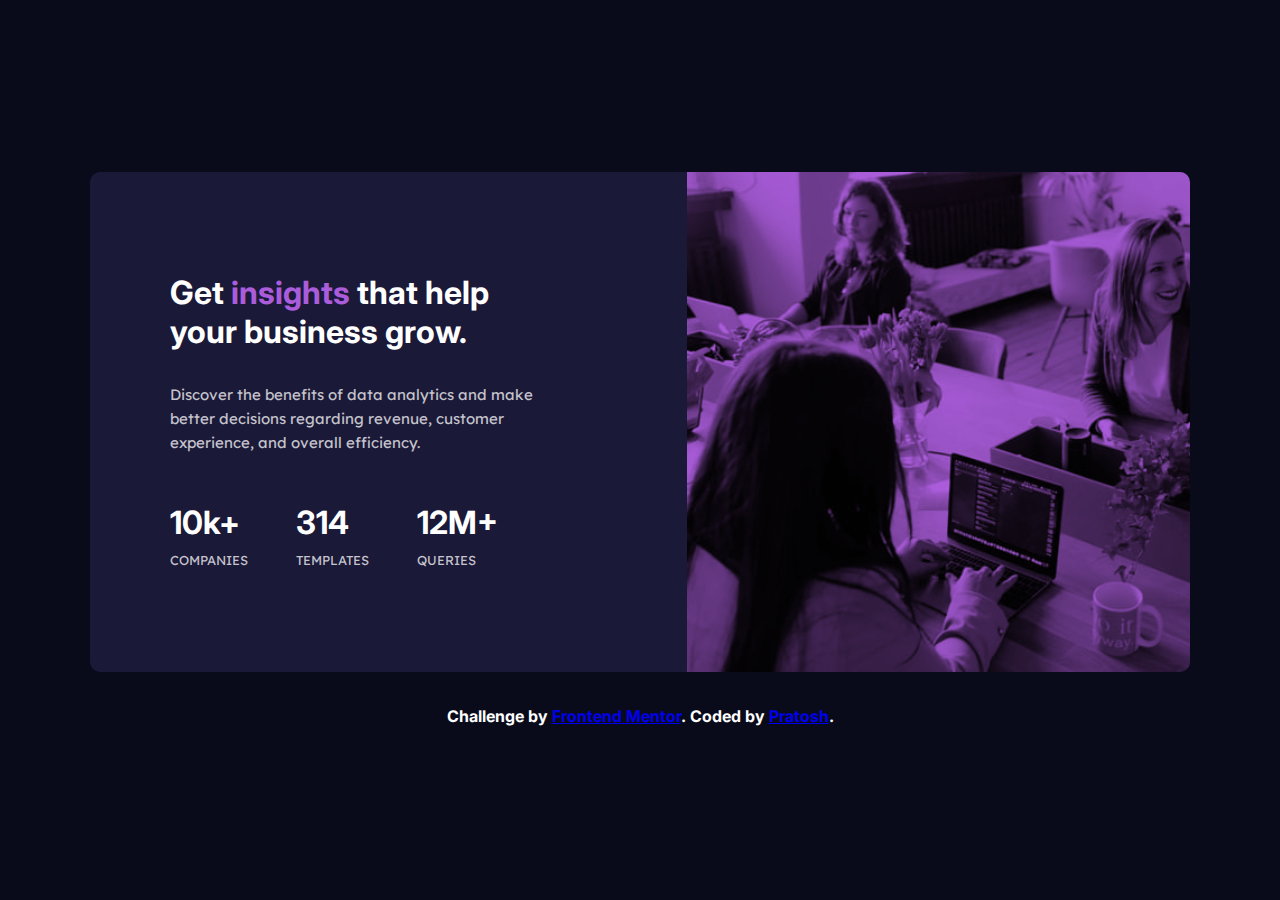
<file: stats-preview-card-component-main/index.html>
<!DOCTYPE html>
<html lang="en">

<head>
  <meta charset="UTF-8">
  <meta name="viewport" content="width=device-width, initial-scale=1.0">
  <!-- displays site properly based on user's device -->
  <link rel="icon" type="image/png" sizes="32x32" href="./images/favicon-32x32.png">
  <link rel="stylesheet" href="css/styles.css">
  <link rel="preconnect" href="https://fonts.googleapis.com">
  <link rel="preconnect" href="https://fonts.gstatic.com" crossorigin>
  <link href="https://fonts.googleapis.com/css2?family=Inter:wght@400;700&family=Lexend+Deca&display=swap"
    rel="stylesheet">
  <title>Frontend Mentor | Stats preview card component</title>

</head>

<body>


  <div class="small-container card">
    <div class="left-part">
      <h1>Get <span>insights</span> that help your business grow.</h1>
      <p>Discover the benefits of data analytics and make better decisions regarding revenue, customer
        experience, and overall efficiency.</p>
      <ul>
        <li>
          <h1>10k+</h1>
          <p>COMPANIES</p>
        </li>
        <li>
          <h1>314</h1>
          <p>TEMPLATES</p>
        </li>
        <li>
          <h1>12M+</h1>
          <p>QUERIES</p>
        </li>
      </ul>
    </div>
    <div class="image"></div>
    
  </div>

  <div class="attribution">
    <h4>Challenge by <a href="https://www.frontendmentor.io?ref=challenge" target="_blank">Frontend Mentor</a>. 
    Coded by <a href="https://www.frontendmentor.io/profile/Pratosh22">Pratosh</a>.</h4>
  </div>

  
</body>

</html>
</file>
<file: stats-preview-card-component-main/css/styles.css>
*{
    margin:0;
    padding:0;
    box-sizing:border-box;
}

body{
    background-color: hsl(233, 47%, 7%);
    height:100vh;
    display:flex;
    align-items:center;
    justify-content:center;
    flex-direction: column;
}
h1,h2,h3,h4,h5{
    font-family:"Inter";
}
p{
    font-family:Lexend Deca;
    font-weight: 400;
    font-size: 15px;
}
.small-container{
    border-radius: 10px;
    width:1100px;
    height:500px;
    color: white;
    background-color:hsl(244, 38%, 16%);
    display:flex;
    align-items:center;
    justify-content:center;
}

.image{
    width:100%;
    height: 100%;
    background-image: url(../images/image-header-desktop.jpg);
    background-repeat: no-repeat;
    background-size: cover;
    background-blend-mode: multiply;
    background-color: hsl(277, 64%, 61%);
    border-top-left-radius: 0px;
    border-top-right-radius: 10px;
    border-bottom-right-radius: 10px;
}
.left-part{
    display:flex;
    flex-direction: column;
    margin:5rem;
}
span{
    color:hsl(277, 64%, 61%);
}
.left-part h1{
    width:80%;
}
.left-part p{
    line-height: 1.6;
    width:86%;
    padding:2rem 0;
    color:hsla(0, 0%, 100%, 0.75);
}
ul{
    list-style:none;
    display:flex;
}
ul li{
    margin:1rem 3rem 0 0;
}

.left-part ul li p{
    padding: 0.5rem 0 0 0;
    font-size:13px;
}
.attribution{
    line-height: 1.5;
    padding-top:2rem;
    color:white;
}
@media screen and (max-width:1020px){
    .image{
        height: 400px;
        background-image: url(../images/image-header-mobile.jpg);
        border-top-left-radius: 10px;
        border-bottom-right-radius: 0;
    }
   .small-container{
       width:330px;
       height:780px;
       flex-direction: column-reverse;
    }
    .left-part{
        height:470px;
        margin-top:1rem;
        text-align: center;
        width:100%;
    }
    .left-part h1{
        padding:0 1rem;
        width:100%;
    }
    .left-part p{
        padding:1rem 2rem;
        width:100%;
    }
    ul{
        align-items: center;
        justify-content: center;
        flex-direction: column;
        width:100%;
    }
    ul li{
        margin:1rem 0;   
    }
    .attribution{
        padding-top:1rem;
    }
}
</file>
